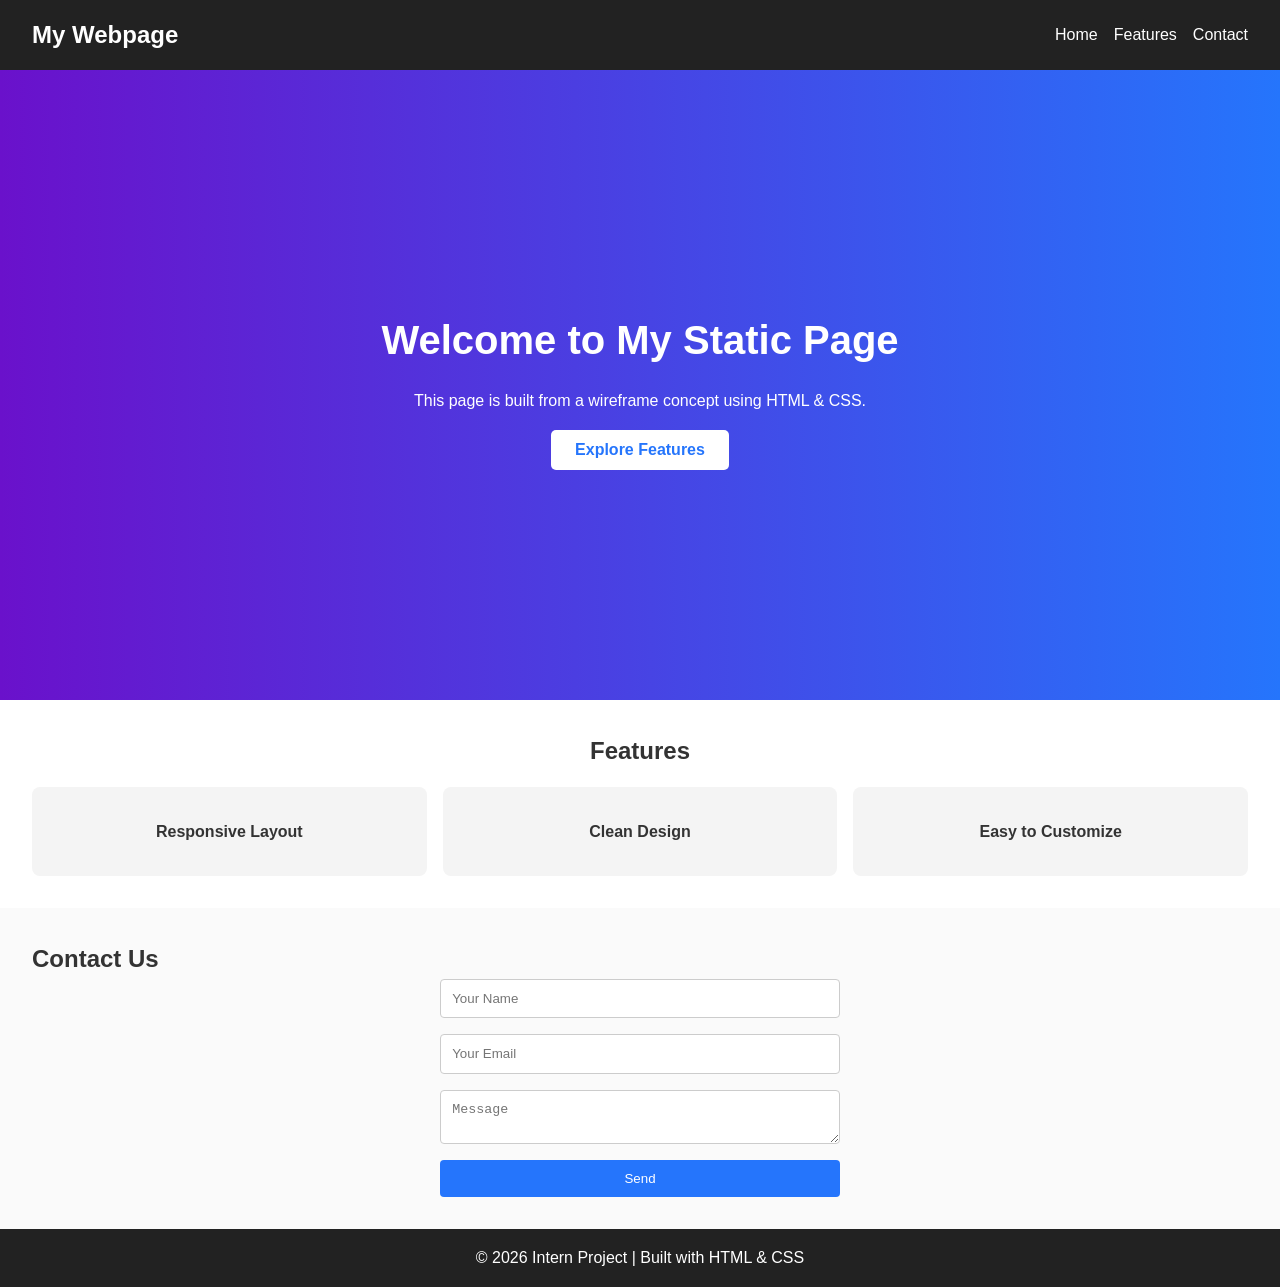
<file: index.html>
<!DOCTYPE html>
<html lang="en">
<head>
  <meta charset="UTF-8">
  <meta name="viewport" content="width=device-width, initial-scale=1.0">
  <title>Intern Task Webpage</title>
  <link rel="stylesheet" href="style.css">
</head>
<body>
  <!-- Header -->
  <header>
    <nav>
      <h1 class="logo">My Webpage</h1>
      <ul>
        <li><a href="#">Home</a></li>
        <li><a href="#features">Features</a></li>
        <li><a href="#contact">Contact</a></li>
      </ul>
    </nav>
  </header>

  <!-- Hero Section -->
  <section class="hero">
    <div class="hero-content">
      <h2>Welcome to My Static Page</h2>
      <p>This page is built from a wireframe concept using HTML & CSS.</p>
      <a href="#features" class="btn">Explore Features</a>
    </div>
  </section>

  <!-- Features Section -->
  <section id="features" class="features">
    <h2>Features</h2>
    <div class="feature-grid">
      <div class="card">Responsive Layout</div>
      <div class="card">Clean Design</div>
      <div class="card">Easy to Customize</div>
    </div>
  </section>

  <!-- Contact Section -->
  <section id="contact" class="contact">
    <h2>Contact Us</h2>
    <form>
      <input type="text" placeholder="Your Name" required>
      <input type="email" placeholder="Your Email" required>
      <textarea placeholder="Message" required></textarea>
      <button type="submit">Send</button>
    </form>
  </section>

  <!-- Footer -->
  <footer>
    <p>&copy; 2026 Intern Project | Built with HTML & CSS</p>
  </footer>
</body>
</html>
</file>
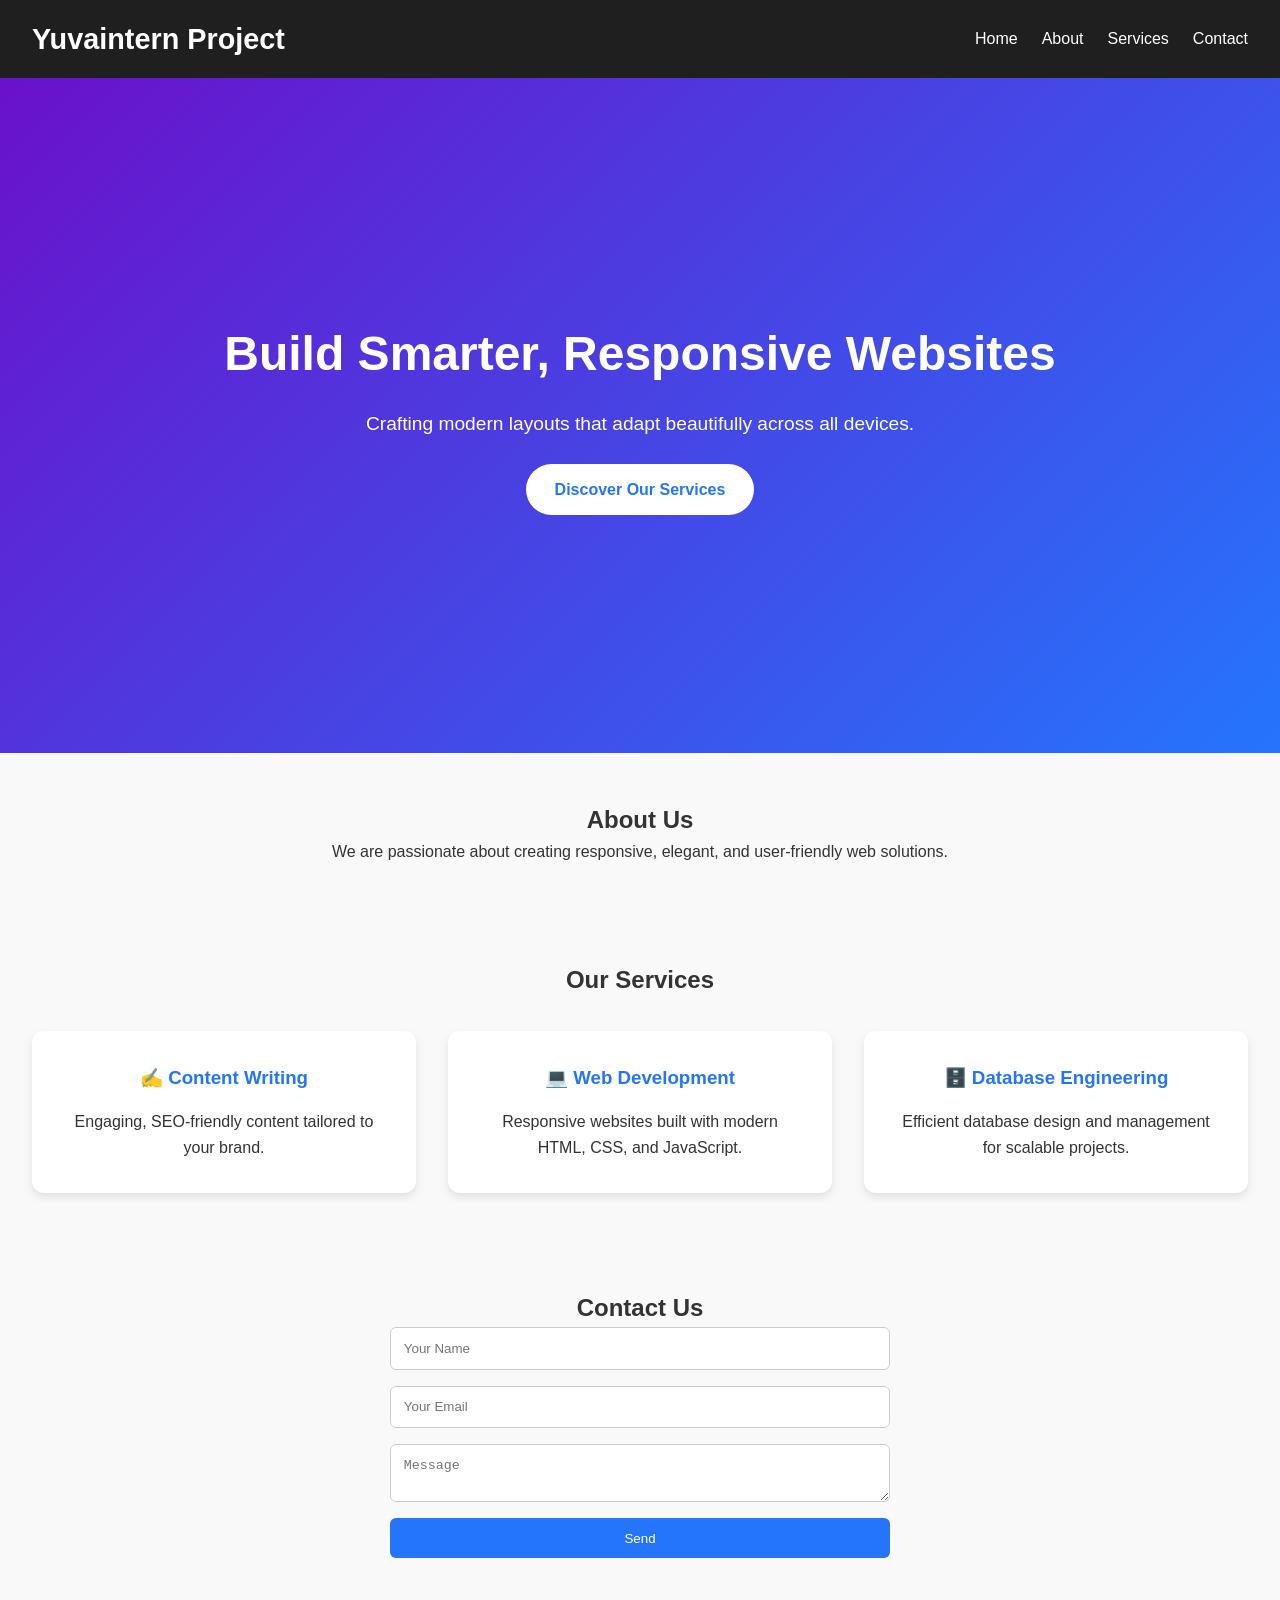
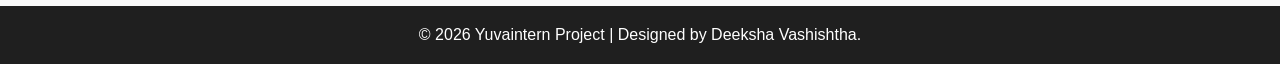
<file: docs/index.html>
<!DOCTYPE html>
<html lang="en">

<head>
  <meta charset="UTF-8">
  <meta name="viewport" content="width=device-width, initial-scale=1.0">
  <title>Responsive Webpage</title>
  <link rel="stylesheet" href="style.css">
</head>

<body>
  <!-- Header -->
  <header>
    <nav>
      <h1 class="logo">Yuvaintern Project</h1>
      <ul>
        <li><a href="#">Home</a></li>
        <li><a href="#about">About</a></li>
        <li><a href="#services">Services</a></li>
        <li><a href="#contact">Contact</a></li>
      </ul>
    </nav>
  </header>

  <!-- Hero Section -->
  <section class="hero">
    <h2>Build Smarter, Responsive Websites</h2>
    <p>Crafting modern layouts that adapt beautifully across all devices.</p>
    <a href="#services" class="btn">Discover Our Services</a>
  </section>

  <!-- About Section -->
  <section id="about" class="about">
    <h2>About Us</h2>
    <p>We are passionate about creating responsive, elegant, and user‑friendly web solutions.</p>
  </section>

  <!-- Services Section -->
  <section id="services" class="services">
    <h2>Our Services</h2>
    <div class="grid">
      <div class="card">
        <h3>✍️ Content Writing</h3>
        <p>Engaging, SEO‑friendly content tailored to your brand.</p>
      </div>
      <div class="card">
        <h3>💻 Web Development</h3>
        <p>Responsive websites built with modern HTML, CSS, and JavaScript.</p>
      </div>
      <div class="card">
        <h3>🗄️ Database Engineering</h3>
        <p>Efficient database design and management for scalable projects.</p>
      </div>
    </div>
  </section>

  <!-- Contact Section -->
  <section id="contact" class="contact">
    <h2>Contact Us</h2>
    <form>
      <input type="text" placeholder="Your Name" required>
      <input type="email" placeholder="Your Email" required>
      <textarea placeholder="Message" required></textarea>
      <button type="submit">Send</button>
    </form>
  </section>
  

  <!-- Footer -->
  <footer>
    <p>&copy; 2026 Yuvaintern Project | Designed by Deeksha Vashishtha.</p>
  </footer>


</html>
</file>
<file: style.css>
/* Reset */
* {
  margin: 0;
  padding: 0;
  box-sizing: border-box;
}

body {
  font-family: Arial, sans-serif;
  line-height: 1.6;
  color: #333;
}

/* Header */
header {
  background: #222;
  color: #fff;
  padding: 1rem 2rem;
}

nav {
  display: flex;
  justify-content: space-between;
  align-items: center;
}

nav ul {
  display: flex;
  list-style: none;
  gap: 1rem;
}

nav a {
  color: #fff;
  text-decoration: none;
}

.logo {
  font-size: 1.5rem;
}

/* Hero Section */
.hero {
  height: 70vh;
  display: flex;
  align-items: center;
  justify-content: center;
  background: linear-gradient(to right, #6a11cb, #2575fc);
  color: #fff;
  text-align: center;
}

.hero-content h2 {
  font-size: 2.5rem;
  margin-bottom: 1rem;
}

.hero-content p {
  margin-bottom: 1.5rem;
}

.btn {
  background: #fff;
  color: #2575fc;
  padding: 0.7rem 1.5rem;
  text-decoration: none;
  border-radius: 5px;
  font-weight: bold;
}

/* Features Section */
.features {
  padding: 2rem;
  text-align: center;
}

.feature-grid {
  display: grid;
  grid-template-columns: repeat(3, 1fr);
  gap: 1rem;
  margin-top: 1rem;
}

.card {
  background: #f4f4f4;
  padding: 2rem;
  border-radius: 8px;
  font-weight: bold;
}

/* Contact Section */
.contact {
  padding: 2rem;
  background: #fafafa;
}

.contact form {
  display: flex;
  flex-direction: column;
  gap: 1rem;
  max-width: 400px;
  margin: auto;
}

.contact input, .contact textarea {
  padding: 0.7rem;
  border: 1px solid #ccc;
  border-radius: 4px;
}

.contact button {
  padding: 0.7rem;
  background: #2575fc;
  color: #fff;
  border: none;
  cursor: pointer;
  border-radius: 4px;
}

/* Footer */
footer {
  background: #222;
  color: #fff;
  text-align: center;
  padding: 1rem;
}

/* Responsive */
@media (max-width: 768px) {
  .feature-grid {
    grid-template-columns: 1fr;
  }

  .hero-content h2 {
    font-size: 2rem;
  }
}
</file>
<file: docs/style.css>
/* Reset */
* {
  margin: 0;
  padding: 0;
  box-sizing: border-box;
}

body {
  font-family: 'Segoe UI', Tahoma, Geneva, Verdana, sans-serif;
  line-height: 1.6;
  color: #333;
  background: #f9f9f9;
}

/* Header */
header {
  background: #1f1f1f;
  color: #fff;
  padding: 1rem 2rem;
  position: sticky;
  top: 0;
  z-index: 1000;
}

nav {
  display: flex;
  justify-content: space-between;
  align-items: center;
}

nav ul {
  display: flex;
  list-style: none;
  gap: 1.5rem;
}

nav a {
  color: #fff;
  text-decoration: none;
  transition: color 0.3s ease;
}

nav a:hover {
  color: #00bcd4;
}

.logo {
  font-size: 1.8rem;
  font-weight: bold;
}

/* Hero Section */
.hero {
  height: 75vh;
  display: flex;
  flex-direction: column;
  justify-content: center;
  align-items: center;
  background: linear-gradient(135deg, #6a11cb, #2575fc);
  color: #fff;
  text-align: center;
  padding: 2rem;
}

.hero h2 {
  font-size: 3rem;
  margin-bottom: 1rem;
}

.hero p {
  margin-bottom: 1.5rem;
  font-size: 1.2rem;
}

.btn {
  background: #fff;
  color: #2575fc;
  padding: 0.8rem 1.8rem;
  text-decoration: none;
  border-radius: 30px;
  font-weight: bold;
  transition: all 0.3s ease;
}

.btn:hover {
  background: #00bcd4;
  color: #fff;
}

/* Sections */
.about, .services, .contact {
  padding: 3rem 2rem;
  text-align: center;
}

.services .grid {
  display: grid;
  grid-template-columns: repeat(3, 1fr);
  gap: 2rem;
  margin-top: 2rem;
}

.card {
  background: #fff;
  padding: 2rem;
  border-radius: 12px;
  box-shadow: 0 4px 8px rgba(0,0,0,0.1);
  transition: transform 0.3s ease;
}

.card:hover {
  transform: translateY(-5px);
}

.card h3 {
  margin-bottom: 1rem;
  color: #2575fc;
}

/* Contact Form */
.contact form {
  display: flex;
  flex-direction: column;
  gap: 1rem;
  max-width: 500px;
  margin: auto;
}

.contact input, .contact textarea {
  padding: 0.8rem;
  border: 1px solid #ccc;
  border-radius: 6px;
}

.contact button {
  padding: 0.8rem;
  background: #2575fc;
  color: #fff;
  border: none;
  cursor: pointer;
  border-radius: 6px;
  transition: background 0.3s ease;
}

.contact button:hover {
  background: #00bcd4;
}

/* Footer */
footer {
  background: #1f1f1f;
  color: #fff;
  text-align: center;
  padding: 1rem;
}

/* Responsive Media Queries */
@media (max-width: 1024px) {
  .services .grid {
    grid-template-columns: repeat(2, 1fr);
  }
}

@media (max-width: 768px) {
  nav ul {
    flex-direction: column;
    gap: 0.8rem;
  }

  .hero h2 {
    font-size: 2.2rem;
  }

  .services .grid {
    grid-template-columns: 1fr;
  }
}

@media (max-width: 480px) {
  .hero h2 {
    font-size: 1.6rem;
  }

  .btn {
    padding: 0.6rem 1.2rem;
  }
}
</file>
